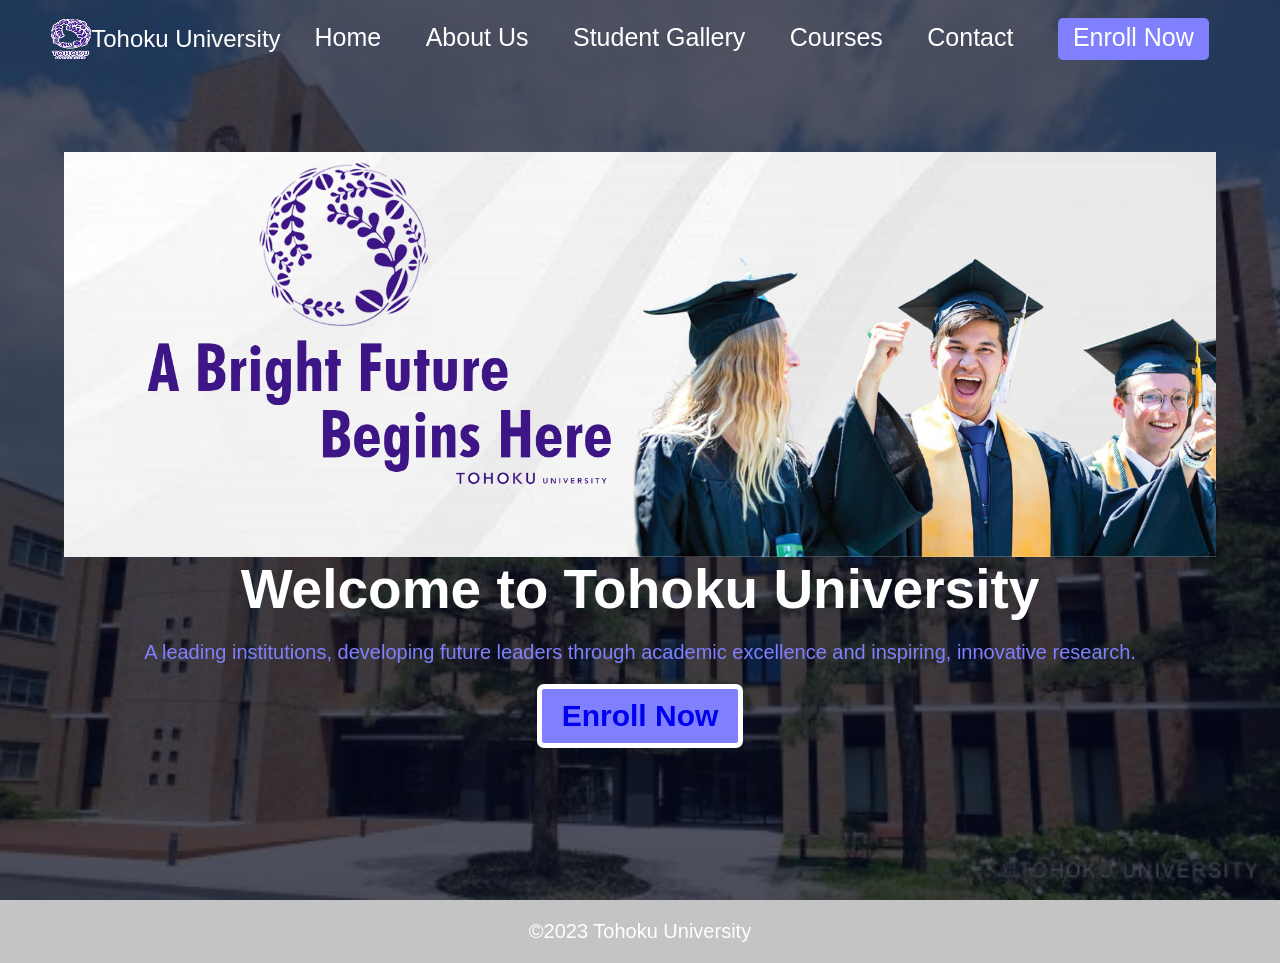
<file: index.html>
<!DOCTYPE html>
<html lang="en">
<head>
    <meta charset="UTF-8">
    <meta http-equiv="X-UA-Compatible" content="IE=edge">
    <meta name="viewport" content="width=device-width, initial-scale=1.0">
    <link rel="stylesheet" href="https://cdnjs.cloudflare.com/ajax/libs/font-awesome/6.4.2/css/all.min.css"/>
    <link rel="stylesheet" href="style.css">
    <title>Tohoku University</title>
    
</head>
<body>
    <section class="header">
        <nav>
            <img src="header_logo.png" alt="logo" width="40px" height="40px">
        <a href="school.html">Tohoku University</a>
        <div class="nav-links" id="navlinks">
            <i class="fa-solid fa-xmark" onclick="hideMenu()"></i>
            <ul>
                <li><a href="#">Home</a></li>
                <li><a href="about.html">About Us</a></li>
                <li><a href="http://www.tohoku.ac.jp/en/international_affairs/index.html">Student Gallery</a></li>
                <li><a href="https://www.insc.tohoku.ac.jp/english/degree/" target="_blank">Courses</a></li>
                <li><a href="http://www.tohoku.ac.jp/en/about/map_directions.html" target="_blank">Contact</a></li>
                <li id="enroll-button"><a href="enroll.html" target="_blank">Enroll Now</a></li>
            </ul>
            
        </div>
        <i class="fa-solid fa-bars" onclick="showMenu()"></i>
        </nav>
        
        <div class="text-box">
            <img class="navbar" src="home-image.png"> 
        <h1>Welcome to Tohoku University</h1>
        <p>A leading institutions, developing 
            future leaders through academic excellence and inspiring, innovative research.</p>
        <button id="enroll"><a href="enroll.html" id="enroll1">Enroll Now</a></button>
        </div>
    </section>
    <footer>
        <div class="footer"><p>&copy;2023 Tohoku University</p>
        </div>
        </footer>
    <script>
        var navlinks = document.getElementById("navlinks");
        function showMenu(){
            navlinks.style.right = "0";
        }
        function hideMenu(){
            navlinks.style.right = "-200px";
        }
    </script>
</body>
</html>
</file>
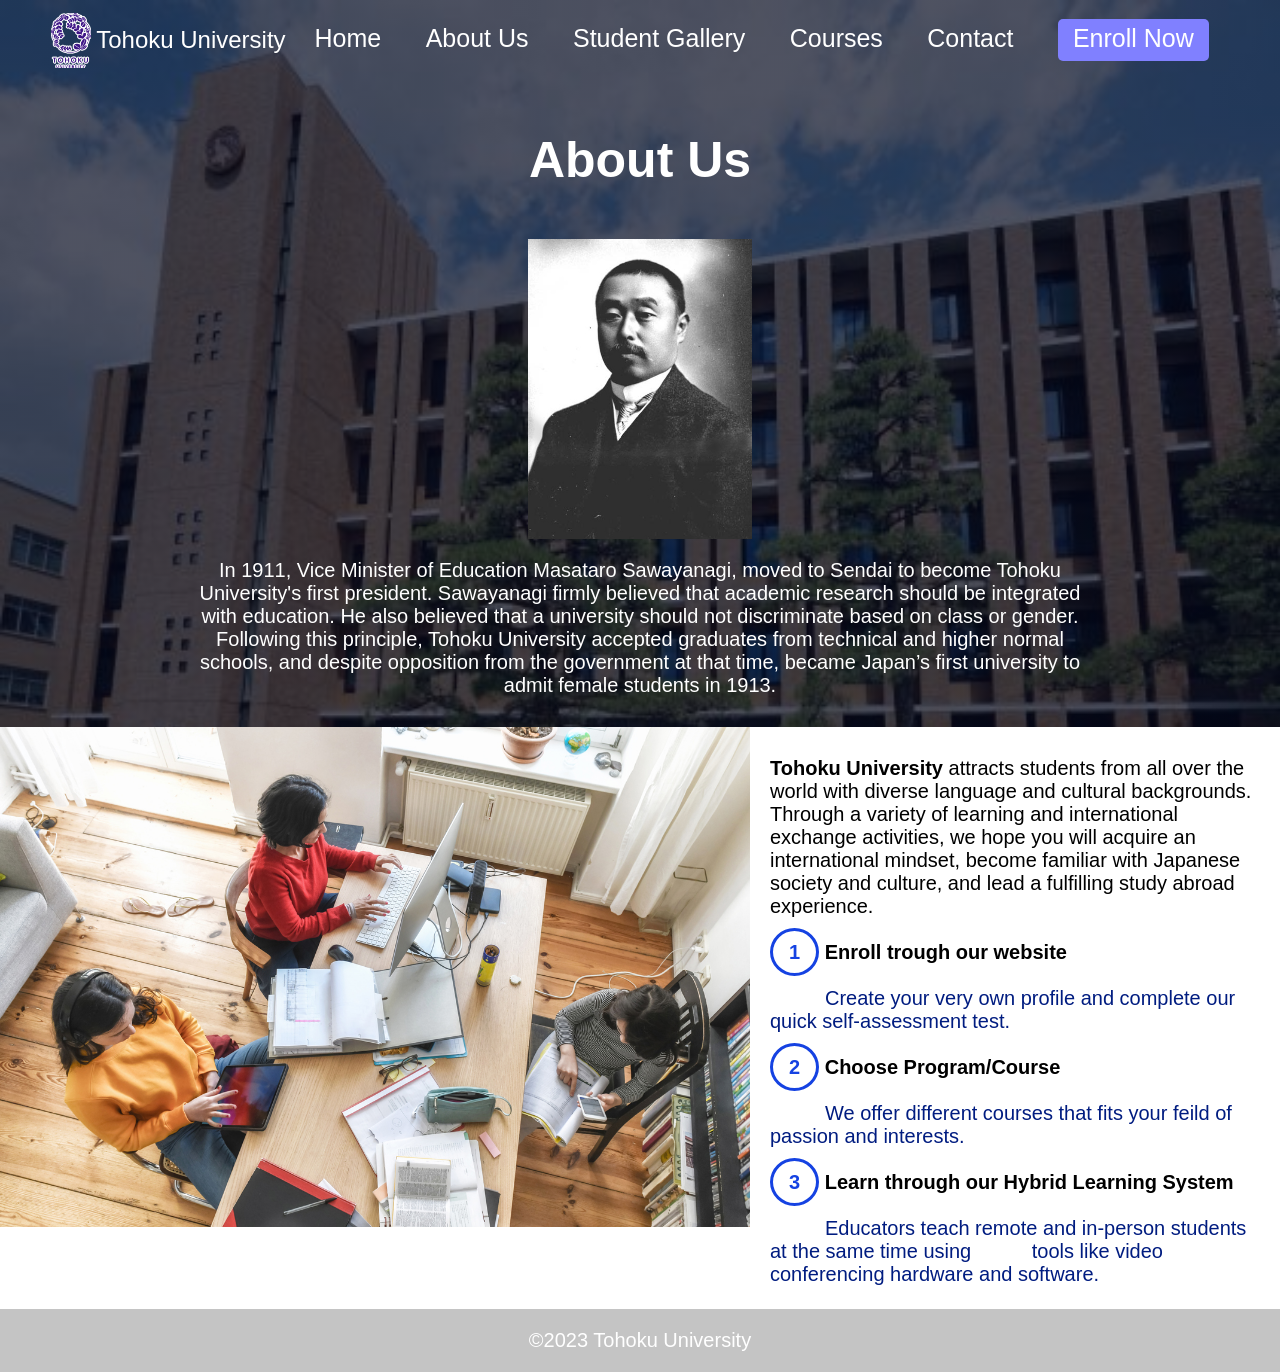
<file: about.html>
<!DOCTYPE html>
<html lang="en">
<head>
    <meta charset="UTF-8">
    <meta http-equiv="X-UA-Compatible" content="IE=edge">
    <meta name="viewport" content="width=device-width, initial-scale=1.0">
    <link rel="stylesheet" href="https://cdnjs.cloudflare.com/ajax/libs/font-awesome/6.4.2/css/all.min.css"/>
    <link rel="stylesheet" href="style.css">
    <link rel="stylesheet" href="about-us.css">
    
    <title>Tohoku University</title>
    
</head>
<body>
    <nav>
        <img src="header_logo.png" alt="logo" width="40px" height="55px" style="margin-right: 5px;">
    <a href="school.html">Tohoku University</a>
    <div class="nav-links" id="navlinks">
        <i class="fa-solid fa-xmark" onclick="hideMenu()"></i>
        <ul>
            <li><a href="school.html">Home</a></li>
            <li><a href="about.html">About Us</a></li>
            <li><a href="http://www.tohoku.ac.jp/en/international_affairs/index.html" target="_blank">Student Gallery</a></li>

            <li><a href="https://www.insc.tohoku.ac.jp/english/degree/" target="_blank">Courses</a></li>
            
            <li><a href="http://www.tohoku.ac.jp/en/about/map_directions.html" target="_blank">Contact</a></li>
            <li id="enroll-button"><a href="enroll.html" target="_blank">Enroll Now</a></li>
        </ul>
        
    </div>
    <i class="fa-solid fa-bars" onclick="showMenu()"></i>
    </nav>

    <section>
    <div class="about_us-section">
        <div class="about-us-wrapper1">
            <h1>About Us</h1>
        <div class="about-us-image">
            <img src="about-us-image.jpg" id="about-us-image1">
        </div>
        <p>In 1911, Vice Minister of Education Masataro Sawayanagi, moved to Sendai to become Tohoku University's first president.
            Sawayanagi firmly believed that academic research should be integrated with education. He also believed that a university
            should not discriminate based on class or gender.
            
            
            
            Following this principle, Tohoku University accepted graduates from technical and higher normal schools, and despite
            opposition from the government at that time, became Japan’s first university to admit female students in 1913.</p>
        </div>
    <div class="about-us-main-wrapper2">
        <div class="about-us-wrapper2">
            <img src="about-us-image2.jpg" id="about-us-image2">
            <p><strong>Tohoku University</strong> attracts students from all over the world with diverse language and cultural backgrounds. Through a variety of learning and international exchange activities, we hope you will acquire an international mindset, become familiar with Japanese society and culture, and lead a fulfilling study abroad experience.<br><br>

            <span class="numbers">1</span> <span class="about-us-header">Enroll trough our website</span><br><br>
            <span class="paragraph">Create your very own profile and complete our quick self-assessment test.</span><br><br>

            <span class="numbers">2</span> <span class="about-us-header">Choose Program/Course</span><br><br>
            <span class="paragraph">We offer different courses that fits your feild of passion and interests.</span><br><br>

            <span class="numbers">3</span> <span class="about-us-header">Learn through our Hybrid Learning System</span><br><br>
            <span class="paragraph">Educators teach remote and in-person students at the same time using <span class="paragraph">tools like video conferencing hardware and software.</span></span><br><br>
            
            </p>
        </div>
        </div>
    </div>
        
    </div>
    </section>

        
    </section>
    <footer>
    <div class="footer"><p>&copy;2023 Tohoku University</p>
    </div>
    </footer>

    <script>
        var navlinks = document.getElementById("navlinks");
        function showMenu(){
            navlinks.style.right = "0";
        }
        function hideMenu(){
            navlinks.style.right = "-200px";
        }
    </script>
</body>
</html>
</file>
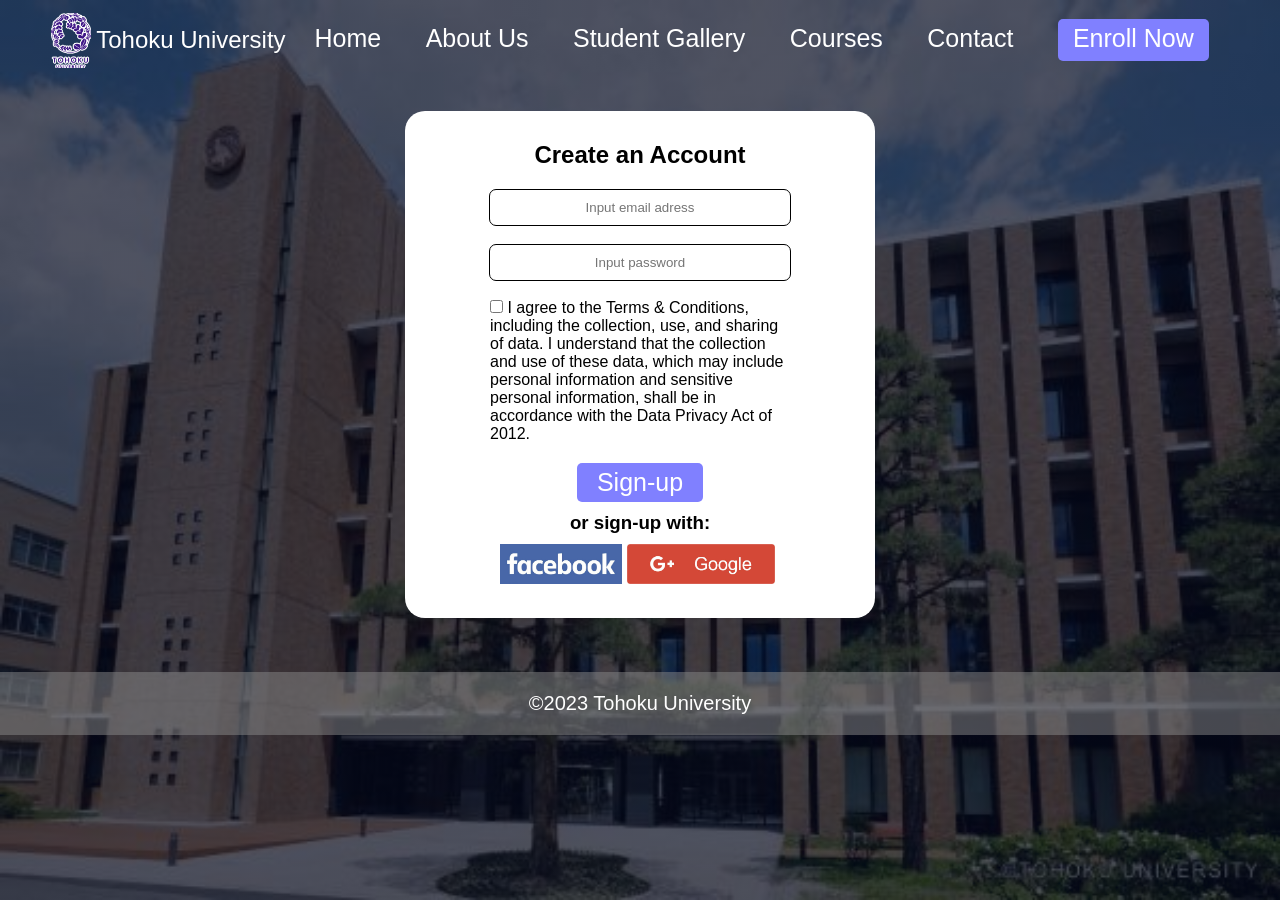
<file: enroll.html>
<!DOCTYPE html>
<html lang="en">
<head>
    <meta charset="UTF-8">
    <meta http-equiv="X-UA-Compatible" content="IE=edge">
    <meta name="viewport" content="width=device-width, initial-scale=1.0">
    <link rel="stylesheet" href="https://cdnjs.cloudflare.com/ajax/libs/font-awesome/6.4.2/css/all.min.css"/>
    <link rel="stylesheet" href="style.css">
    <link rel="stylesheet" href="enroll.css">
    <link rel="stylesheet" href="about-us.css">
    
    <title>Tohoku University</title>
    
</head>
<body>
    <nav>
        <img src="header_logo.png" alt="logo" width="40px" height="55px" style="margin-right: 5px;">
    <a href="school.html">Tohoku University</a>
    <div class="nav-links" id="navlinks">
        <i class="fa-solid fa-xmark" onclick="hideMenu()"></i>
        <ul>
          <li><a href="school.html">Home</a></li>
          <li><a href="about.html">About Us</a></li>
          <li><a href="http://www.tohoku.ac.jp/en/international_affairs/index.html" target="_blank">Student Gallery</a></li>

          <li><a href="https://www.insc.tohoku.ac.jp/english/degree/" target="_blank">Courses</a></li>
          
          <li><a href="http://www.tohoku.ac.jp/en/about/map_directions.html" target="_blank">Contact</a></li>
          <li id="enroll-button"><a href="enroll.html" target="_blank">Enroll Now</a></li>
      </ul>
        
    </div>
    <i class="fa-solid fa-bars" onclick="showMenu()"></i>
    </nav>

    <section>
    <div class="fillup-form-wrapper">
      <div class="fillup-form">
        <h1>Create an Account</h1>
        <input type="email" class="fill-up" name="email-address" placeholder="Input email adress"><br>
        <input type="password" class="fill-up" name="email-address" placeholder="Input password"><br>
        <div id="termsandagreement">
        <input type="checkbox" id="terms-agreement" name="terms&agreement" value="terms&agreement">
        <label for="vehicle1" id="terms-agreement"> I agree to the Terms & Conditions, including the collection, use, and sharing of data. I understand that the collection and use of these data, which may include personal information and sensitive personal information, shall be in accordance with the Data Privacy Act of 2012.</label>
        <br></div>  
        <input type="submit" value="Sign-up" id="submit">
      </div>
      
        <h3>or sign-up with:</h3>
        <div class="signup-buttons">
          <a href="https://www.facebook.com/login/" target="_blank"><img src="fb.jpg" alt="facebook"></a>
          <a href="https://accounts.google.com/v3/signin/identifier?continue=https%3A%2F%2Faccounts.google.com%2F&followup=https%3A%2F%2Faccounts.google.com%2F&ifkv=AXo7B7V7Sd4RPq7kpF6MZPcXl8VDjLpG4sOl3GV1pBs2VAtwI-GC5_0o7m4QQ1-v8miyP-fTBv3t&passive=1209600&flowName=GlifWebSignIn&flowEntry=ServiceLogin&dsh=S-2147307212%3A1691821448252611" target="_blank"><img src="google.jpg" alt="google"></a>
      </div>
    </div>
    
    </section>

    <!--contacts-->
    <section>
      <div class="contacts-wrapper">
        <div >

        </div>
      </div>
    </section>





    <footer>
    <div class="footer"><p>&copy;2023 Tohoku University</p>
    </div>
    </footer>

    <script>
        var navlinks = document.getElementById("navlinks");
        function showMenu(){
            navlinks.style.right = "0";
        }
        function hideMenu(){
            navlinks.style.right = "-200px";
        }
    </script>
</body>
</html>
</file>
<file: style.css>
* {
    margin: 0;
    padding: 0;
    font-family: 'Poppin', sans-serif;
}
body {
    background-image: linear-gradient(rgba(4,9,30,0.7), rgba(4,9,30,0.7)), url(./background.jpg);
    background-repeat: no-repeat;
    background-attachment: fixed;
    background-size: 100% 100%;
    background-position: center;
}

.header {
    min-height: 100vh;
    width: 100%;
    
    background-position: center;
    background-size: cover;
    position: relative;
}
nav {
    display: flex;
    align-items: center;
    justify-content: space-between;
    padding: 1% 4%;
}
nav a {
    color: #ffffff;
    font-size: x-large;
    text-decoration: none;
}
.nav-links {
    flex: 1;
    text-align: right;
}
.nav-links ul li {
    display: inline-block;
    margin: 5px 20px;
}
.nav-links ul li a {
    font-size: 25px;
    text-decoration: none;
}
.nav-links ul li a::after {
    content: '';
    display: block;
    margin: auto;
    height: 3px;
    width: 0%;
    background-color: #d29999;
    transition: .6s;
}
.nav-links ul li a:hover:after {
    width: 100%;
}
.text-box {
    width: 90%;
    color: #ffffff;
    position: absolute;
    top: 50%;
    left: 50%;
    transform: translate(-50%, -50%);
    text-align: center;
}
.text-box h1 {
    font-size: 55px;
    color: #ffffff;
    text-decoration: none;
    display: inline-block;
    margin-bottom: 10px;
}
.text-box p {
    font-size: 20px;
    color: #8080ff;
    text-decoration: none;
   margin-top: 10px;
}
nav .fa-solid {
    display: none;
    margin: 10px;
}
.para {
    color: #ffffff;
    margin-top: 100px;
    font-size: 20px;
    text-indent: 50px;
    padding-left: 70px;
}
.footer {
    font-size: 20px;
    color: #ffffff;
    text-align: right;
    margin-right: 20px;
    padding-top: 30%;
}
.navbar {
    width: 100%;
    height: 100%;
    display: flex;
    position: center;
}
.footer {
    text-align: center;
    color: white;
    margin-top: 20px;
    margin-bottom: 20px;
    background-color: rgba(137, 137, 137,0.5);
    margin-top: 0px;
    padding-top: 20px;
    padding-bottom: 20px;
    margin-bottom: 0px;
    width: 100%;
}
#enroll {
    margin-top: 20px;
    padding: 10px 20px;
    border-radius: 7px;
    background-color: #8080ff;
    border: 5px solid white;
    font-weight: bold;
    color: white;
    font-size: 30px;
    text-decoration: none;
}
#enroll:hover {
    border: 5px solid rgb(0, 12, 120);
}
#enroll-button{
    background-color: #8080ff;
    padding: 5px 15px;
    border-radius: 5px;
}
.text-box a {
    text-decoration: none;
}
@media (max-width: 660px) {
.text-box h1 {
        font-size: 32px;
}
.nav-links ul li {
    display: inline-block;
}
.nav-links ul {
    padding: 20px;
}
 .nav-links {
        position: absolute;
        height: 100vh;
        width: 200px;
        background: #52527a;
        top: 0;
        right: -200px;
        text-align: left;
        z-index: 2;
}
nav .fa-solid {
    display: block;
    color: #ffffff;
    font-size: 20px;
    cursor: pointer;
}
}
</file>
<file: about-us.css>
#about-us-image1{
  height: 300px;
  display: block;
  margin-top: 50px;
  margin-left: auto;
  margin-right: auto;
}
.about-us-wrapper1 h1{
  text-align: center;
  margin-top: 50px;
  font-size: 50px;
  color: white;
}
.about-us-wrapper1 p{
  margin-left: auto;
  margin-right: auto;
  text-align: center;
  color: white;
  margin-top: 20px;
  width: 70%;
  font-size: 20px;
}
.about-us-wrapper2{
  background-color: white;
  margin-top: 30px;
  display: flex;
}

#about-us-image2{
  height: 500px;
}
.about-us-wrapper2 p{
  padding-left: 20px;
  padding-right: 20px;
  padding-top: 30px;
  font-size: 20px;
}

.numbers{
  color: rgb(21, 66, 226);
  font-weight: bold;
  padding: 10px 16px;
  border-radius: 50%;
  border: 3px solid rgb(21, 66, 226);
}
.about-us-header{
  font-weight: bold;
}
.paragraph{
  margin-left: 55px;
  color: rgb(0, 28, 128);
}
</file>
<file: enroll.css>
.fillup-form-wrapper{
  width: 390px;
  background-color: white;
  margin-left: auto;
  margin-right: auto;
  margin-top: 30px;
  padding: 30px 40px;
  border-radius: 20px;
  margin-bottom: 54px;
}

.fillup-form h1{
  text-align: center;
  padding-bottom: 20px;
}
.fill-up{
  display: block;
  margin-left: auto;
  margin-right: auto;
  padding-top: 10px;
  padding-bottom: 10px;
  width: 300px;
  border-radius: 7px;
  border: 1px solid rgb(0,0,0);
  text-align: center;
}
#termsandagreement{
  width: 300px;
  display: block;
  margin-left: auto;
  margin-right: auto;
}
#submit{
  display: block;
  margin-left: auto;
  margin-right: auto;
  font-size: 25px;
  padding: 5px 20px;
  margin-top: 20px;
  background-color: #8080ff;
  border-radius: 5px;
  color: white;
  border: none;
  cursor: pointer;
}
.signup-buttons{
  display: block;
  margin-left: auto;
  margin-right: auto;
  width: 72%;
  
}
.signup-buttons img{
  height: 40px;
}
h3{
  text-align: center;
  margin-top: 10px;
  margin-bottom: 10px;
}
</file>
